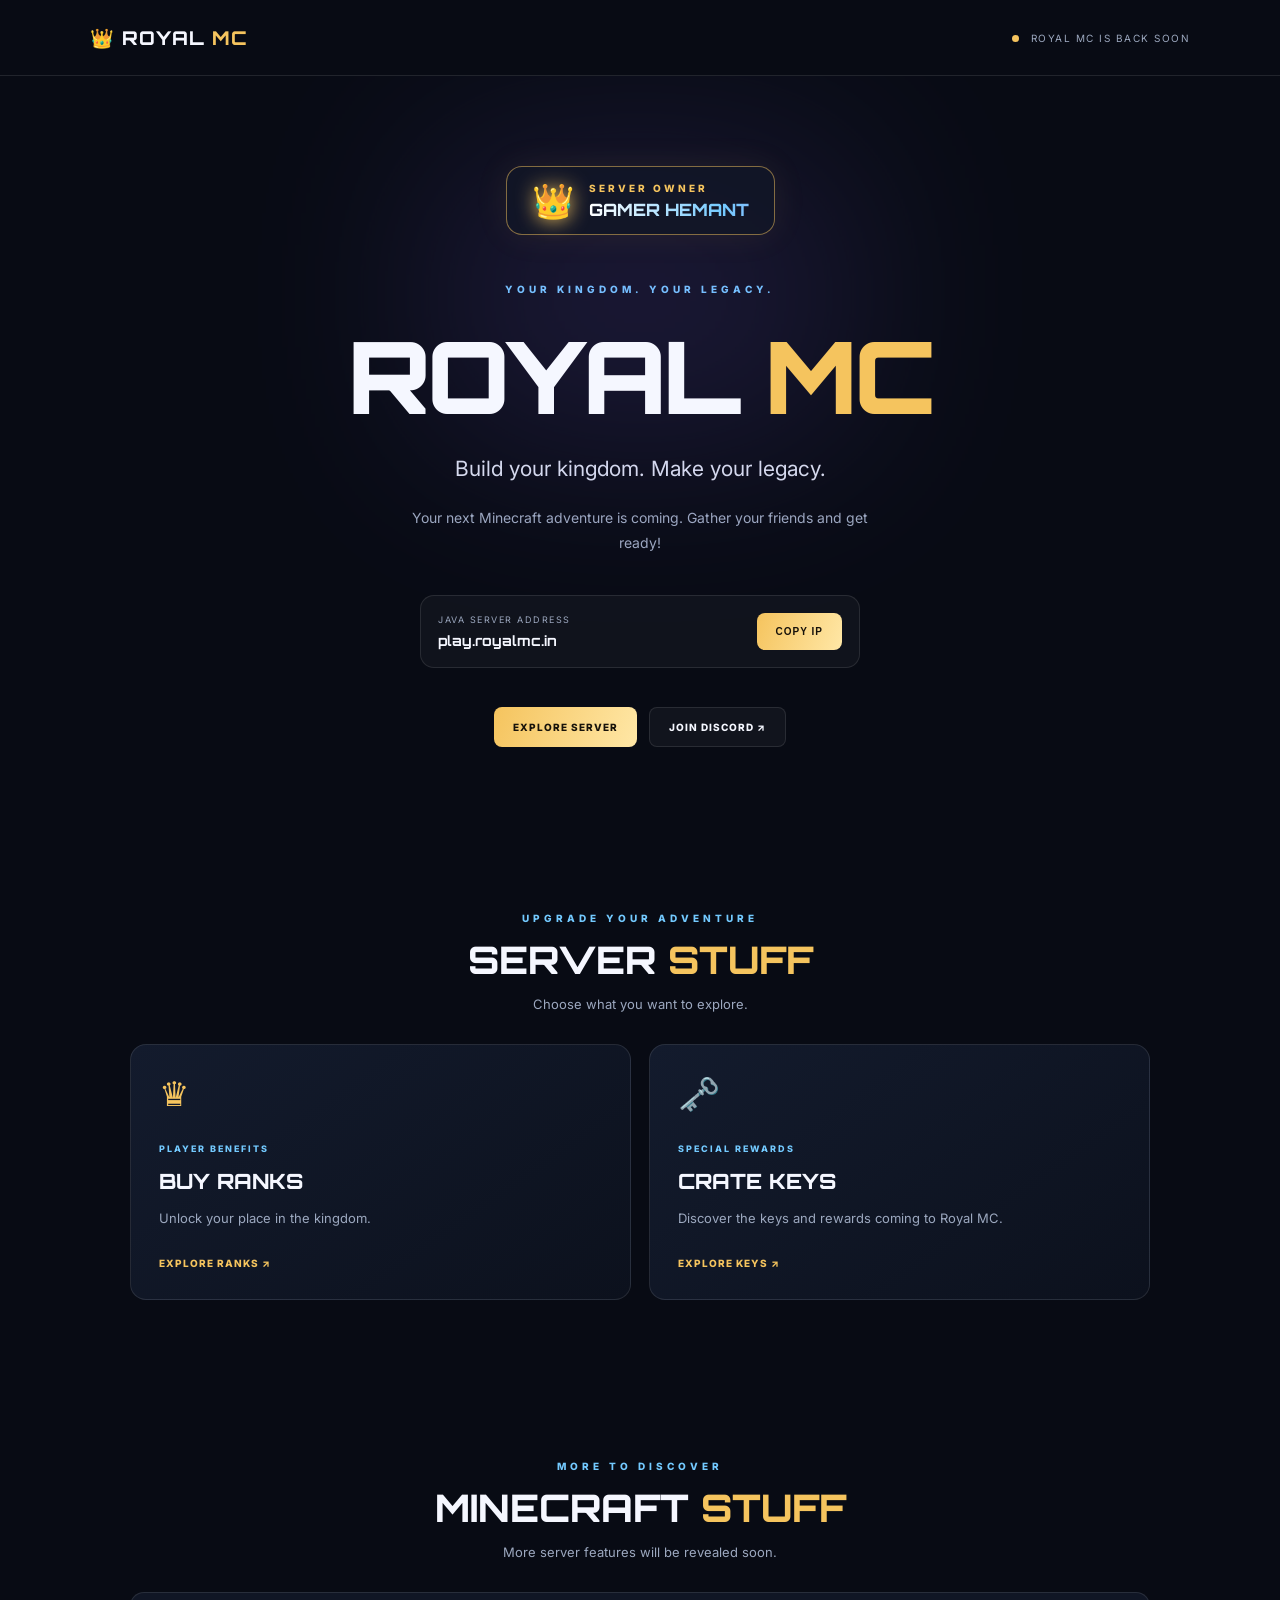
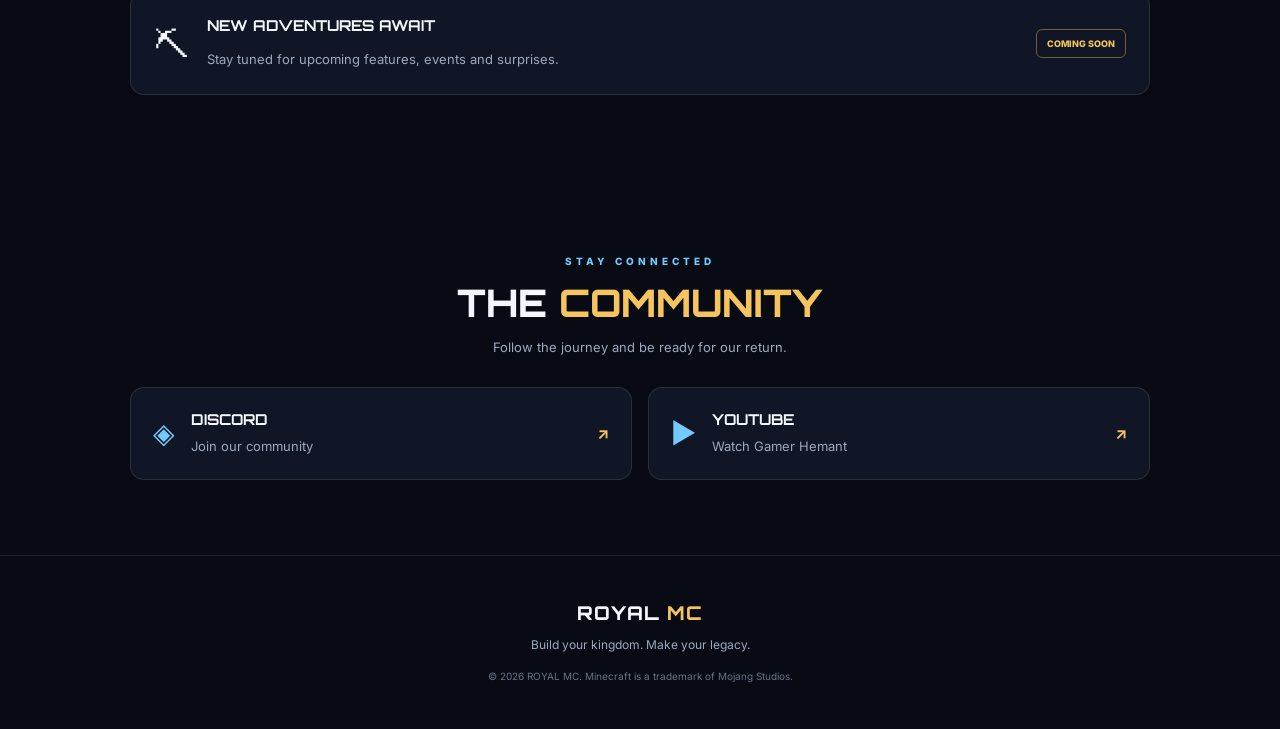
<file: index.html>
<!DOCTYPE html>
<html lang="en">
<head>
  <meta charset="UTF-8">
  <meta name="viewport" content="width=device-width, initial-scale=1.0">
  <meta name="theme-color" content="#080b14">
  <title>ROYAL MC | Official Minecraft Server</title>
  <link rel="stylesheet" href="style.css">
</head>
<body>
  <header class="topbar">
    <a class="brand" href="index.html">👑 ROYAL <span>MC</span></a>
    <span class="online-tag"><i></i> ROYAL MC IS BACK SOON</span>
  </header>

  <main>
    <section class="hero">
      <div class="hero-glow"></div>
      <div class="owner-badge">
        <span class="crown">👑</span>
        <div><small>SERVER OWNER</small><strong>GAMER HEMANT</strong></div>
      </div>

      <p class="eyebrow">YOUR KINGDOM. YOUR LEGACY.</p>
      <h1>ROYAL <span>MC</span></h1>
      <p class="tagline">Build your kingdom. Make your legacy.</p>
      <p class="intro">Your next Minecraft adventure is coming. Gather your friends and get ready!</p>

      <div class="server-box">
        <div><small>JAVA SERVER ADDRESS</small><strong id="server-ip">play.royalmc.in</strong></div>
        <button id="copy-ip" class="primary-btn">COPY IP</button>
      </div>
      <p id="copy-message" class="copy-message" aria-live="polite"></p>

      <div class="hero-links">
        <a href="#server-stuff" class="primary-btn">EXPLORE SERVER</a>
        <a href="https://discord.gg/KZwjVbQU3" target="_blank" rel="noopener noreferrer" class="outline-btn">JOIN DISCORD ↗</a>
      </div>
    </section>

    <section class="category-section" id="server-stuff">
      <div class="section-heading"><p class="eyebrow">UPGRADE YOUR ADVENTURE</p><h2>SERVER <span>STUFF</span></h2><p>Choose what you want to explore.</p></div>
      <div class="category-grid">
        <a class="category-card" href="ranks.html">
          <div class="card-icon">♛</div><span class="card-label">PLAYER BENEFITS</span>
          <h3>BUY RANKS</h3><p>Unlock your place in the kingdom.</p><span class="card-link">EXPLORE RANKS ↗</span>
        </a>
        <a class="category-card" href="keys.html">
          <div class="card-icon">🗝️</div><span class="card-label">SPECIAL REWARDS</span>
          <h3>CRATE KEYS</h3><p>Discover the keys and rewards coming to Royal MC.</p><span class="card-link">EXPLORE KEYS ↗</span>
        </a>
      </div>
    </section>

    <section class="category-section" id="minecraft-stuff">
      <div class="section-heading"><p class="eyebrow">MORE TO DISCOVER</p><h2>MINECRAFT <span>STUFF</span></h2><p>More server features will be revealed soon.</p></div>
      <div class="feature-card"><span class="feature-icon">⛏</span><div><h3>NEW ADVENTURES AWAIT</h3><p>Stay tuned for upcoming features, events and surprises.</p></div><span class="coming">COMING SOON</span></div>
    </section>

    <section class="category-section community" id="community">
      <div class="section-heading"><p class="eyebrow">STAY CONNECTED</p><h2>THE <span>COMMUNITY</span></h2><p>Follow the journey and be ready for our return.</p></div>
      <div class="social-grid">
        <a class="social-card discord" href="https://discord.gg/KZwjVbQU3" target="_blank" rel="noopener noreferrer"><span>◈</span><div><h3>DISCORD</h3><p>Join our community</p></div><b>↗</b></a>
        <a class="social-card youtube" href="https://youtube.com/@gamerhemant8" target="_blank" rel="noopener noreferrer"><span>▶</span><div><h3>YOUTUBE</h3><p>Watch Gamer Hemant</p></div><b>↗</b></a>
      </div>
    </section>
  </main>

  <footer><a class="brand" href="index.html">ROYAL <span>MC</span></a><p>Build your kingdom. Make your legacy.</p><small>© 2026 ROYAL MC. Minecraft is a trademark of Mojang Studios.</small></footer>
  <script src="script.js"></script>
</body>
</html>
</file>
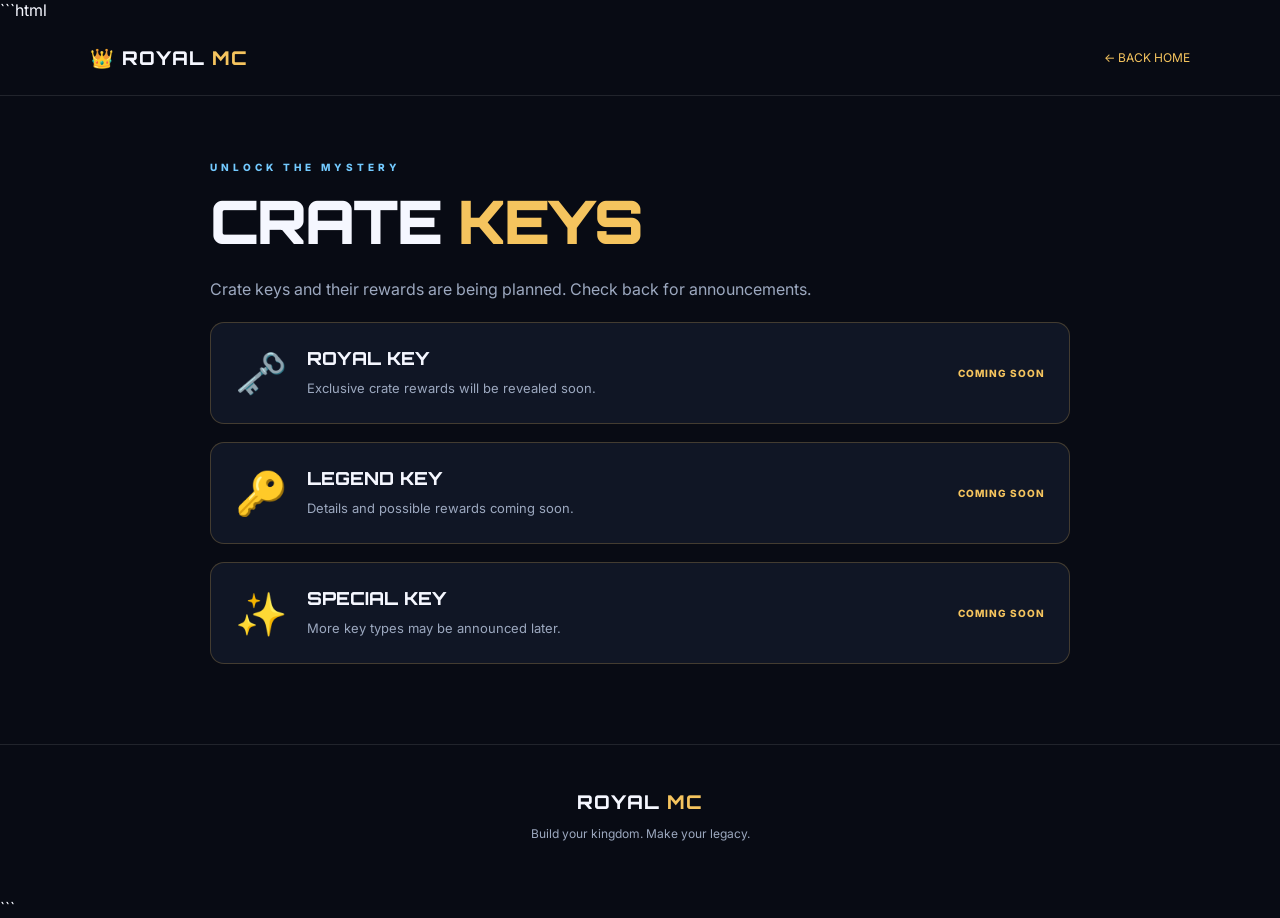
<file: keys.html>
```html
<!DOCTYPE html>
<html lang="en">
<head>
<meta charset="UTF-8">
<meta name="viewport" content="width=device-width, initial-scale=1">
<title>Crate Keys | ROYAL MC</title>
<link rel="stylesheet" href="style.css">
<style>
.keys-page{max-width:900px;margin:auto;padding:55px 20px 80px}
.key-card{display:flex;align-items:center;gap:20px;padding:24px;margin-top:18px;background:#101625;border:1px solid rgba(245,196,94,.22);border-radius:14px}
.key-icon{font-size:42px}
.key-card h2{font-size:18px;margin:0 0 8px}
.key-card p{color:#9ca8bf;font-size:13px;line-height:1.7;margin:0}
.key-status{margin-left:auto;flex-shrink:0;color:#f5c45e;font-size:10px;font-weight:800;letter-spacing:1px}
@media(max-width:500px){.key-card{align-items:flex-start;flex-wrap:wrap}.key-status{margin-left:0}}
</style>
</head>
<body>
<header class="topbar"><a class="brand" href="index.html">👑 ROYAL <span>MC</span></a><a href="index.html" style="color:#f5c45e;font-size:12px">← BACK HOME</a></header>
<main class="keys-page">
<p class="eyebrow">UNLOCK THE MYSTERY</p>
<h1 style="font-size:clamp(32px,7vw,60px);letter-spacing:-2px">CRATE <span>KEYS</span></h1>
<p style="color:#9ca8bf;line-height:1.8">Crate keys and their rewards are being planned. Check back for announcements.</p>
<div class="key-card"><div class="key-icon">🗝️</div><div><h2>ROYAL KEY</h2><p>Exclusive crate rewards will be revealed soon.</p></div><span class="key-status">COMING SOON</span></div>
<div class="key-card"><div class="key-icon">🔑</div><div><h2>LEGEND KEY</h2><p>Details and possible rewards coming soon.</p></div><span class="key-status">COMING SOON</span></div>
<div class="key-card"><div class="key-icon">✨</div><div><h2>SPECIAL KEY</h2><p>More key types may be announced later.</p></div><span class="key-status">COMING SOON</span></div>
</main>
<footer><a class="brand" href="index.html">ROYAL <span>MC</span></a><p>Build your kingdom. Make your legacy.</p></footer>
</body>
</html>
```
</file>
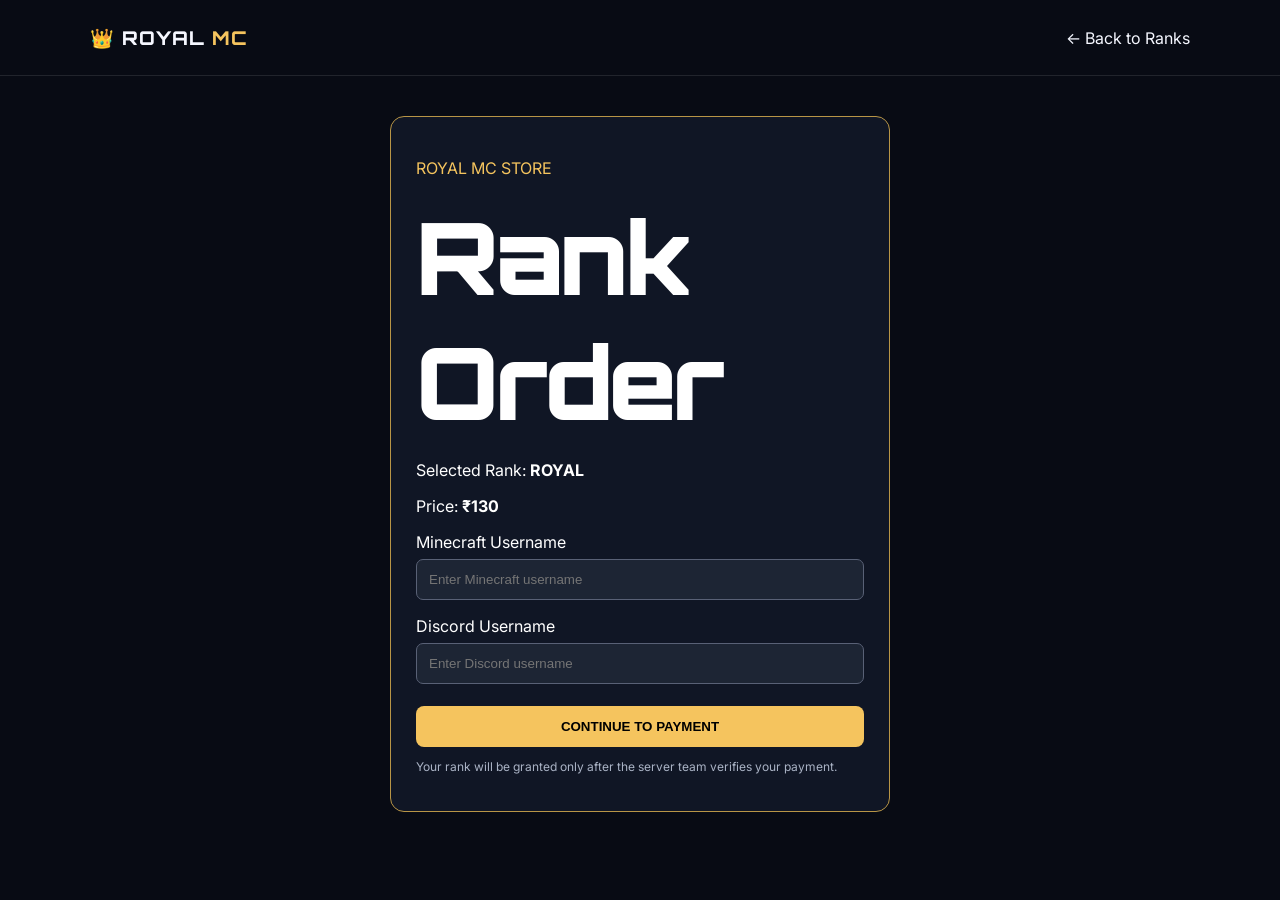
<file: Order.html>
<!DOCTYPE html>
<html lang="en">
<head>
<meta charset="UTF-8">
<meta name="viewport" content="width=device-width, initial-scale=1">
<title>Rank Order | ROYAL MC</title>
<link rel="stylesheet" href="style.css">
<style>
.order-box{max-width:500px;margin:40px auto;padding:25px;background:#101625;border:1px solid #b89546;border-radius:14px;color:white}
.order-box label{display:block;margin-top:16px}
.order-box input{box-sizing:border-box;width:100%;padding:12px;margin-top:7px;border-radius:7px;border:1px solid #596176;background:#1d2534;color:white}
.order-box button{width:100%;padding:13px;margin-top:22px;border:0;border-radius:8px;background:#f5c45e;font-weight:bold}
</style>
</head>
<body>
<header class="topbar">
<a class="brand" href="index.html">👑 ROYAL <span>MC</span></a>
<a href="ranks.html">← Back to Ranks</a>
</header>

<main class="order-box">
<p style="color:#f5c45e">ROYAL MC STORE</p>
<h1>Rank Order</h1>
<p>Selected Rank: <strong id="rank">ROYAL</strong></p>
<p>Price: <strong id="price">₹130</strong></p>

<form id="orderForm">
<label>Minecraft Username</label>
<input id="mcname" required maxlength="32" placeholder="Enter Minecraft username">

<label>Discord Username</label>
<input id="discord" required maxlength="50" placeholder="Enter Discord username">

<button type="submit">CONTINUE TO PAYMENT</button>
</form>
<p style="font-size:12px;color:#aab3c5">Your rank will be granted only after the server team verifies your payment.</p>
</main>

<script>
const prices={ROYAL:130,LEGEND:100,ELITE:80,TITAN:50,VIP:25};
const params=new URLSearchParams(location.search);
const rank=(params.get("rank")||"ROYAL").toUpperCase();
document.getElementById("rank").textContent=prices[rank]?" "+rank:"ROYAL";
document.getElementById("price").textContent="₹"+(prices[rank]||130);

document.getElementById("orderForm").addEventListener("submit",function(e){
e.preventDefault();
const mc=document.getElementById("mcname").value.trim();
const discord=document.getElementById("discord").value.trim();
const order={rank:rank,price:prices[rank]||130,minecraft:mc,discord:discord};
sessionStorage.setItem("royalMcOrder",JSON.stringify(order));
location.href="payment.html";
});
</script>
</body>
</html>
</file>
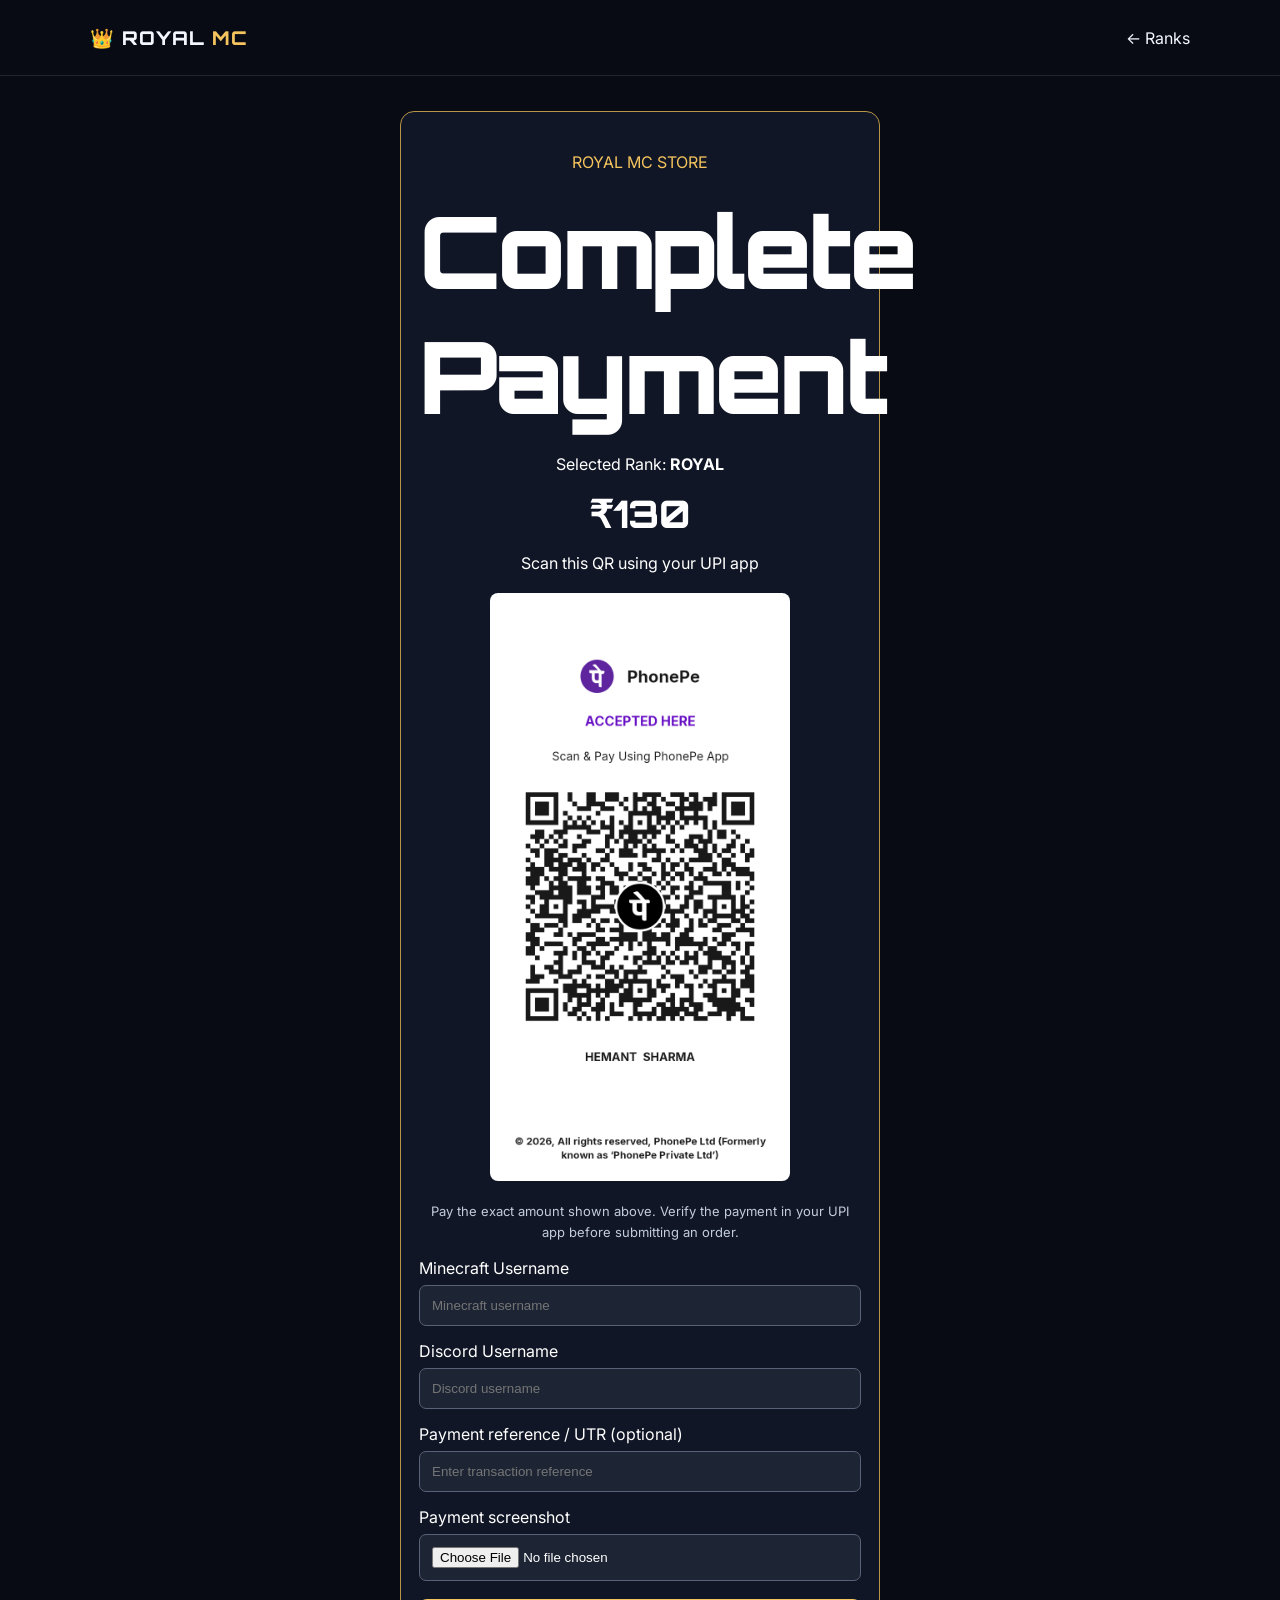
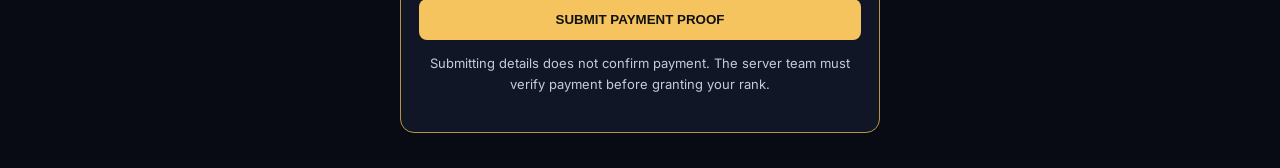
<file: payment.html>
<!DOCTYPE html>
<html lang="en">
<head>
<meta charset="UTF-8">
<meta name="viewport" content="width=device-width, initial-scale=1">
<title>Payment | ROYAL MC</title>
<link rel="stylesheet" href="style.css">
<style>
.paybox{max-width:480px;margin:35px auto;padding:24px 18px;background:#101625;color:white;border:1px solid #b89546;border-radius:14px;text-align:center}
.qr{display:block;width:100%;max-width:300px;margin:20px auto;border-radius:8px;background:white}
.paybox label{display:block;text-align:left;margin-top:15px}
.paybox input{box-sizing:border-box;width:100%;padding:12px;margin-top:7px;border-radius:7px;border:1px solid #596176;background:#1d2534;color:white}
.paybtn{display:block;width:100%;box-sizing:border-box;padding:13px;margin-top:18px;border:0;border-radius:8px;background:#f5c45e;color:#111;font-weight:bold}
.notice{font-size:13px;color:#c3ccdc;line-height:1.6}
</style>
</head>
<body>
<header class="topbar">
<a class="brand" href="index.html">👑 ROYAL <span>MC</span></a>
<a href="ranks.html">← Ranks</a>
</header>

<main class="paybox">
<p style="color:#f5c45e">ROYAL MC STORE</p>
<h1>Complete Payment</h1>
<p>Selected Rank: <strong id="rank">ROYAL</strong></p>
<h2 id="price">₹130</h2>

<p>Scan this QR using your UPI app</p>
<img class="qr" src="phonepe-qr.png" alt="PhonePe payment QR code">

<p class="notice">Pay the exact amount shown above. Verify the payment in your UPI app before submitting an order.</p>

<form id="proofForm">
<label>Minecraft Username</label>
<input id="mc" required maxlength="32" placeholder="Minecraft username">

<label>Discord Username</label>
<input id="discord" required maxlength="50" placeholder="Discord username">

<label>Payment reference / UTR (optional)</label>
<input id="utr" maxlength="40" placeholder="Enter transaction reference">

<label>Payment screenshot</label>
<input id="proof" type="file" accept="image/*" required>

<button class="paybtn" type="submit">SUBMIT PAYMENT PROOF</button>
</form>

<p id="status" class="notice"></p>
<p class="notice">Submitting details does not confirm payment. The server team must verify payment before granting your rank.</p>
</main>

<script>
const prices={ROYAL:130,LEGEND:100,ELITE:80,TITAN:50,VIP:25};
const params=new URLSearchParams(location.search);
let order={};
try{order=JSON.parse(sessionStorage.getItem("royalMcOrder")||"{}")}catch(e){}
const rank=(params.get("rank")||order.rank||"ROYAL").toUpperCase();
document.getElementById("rank").textContent=prices[rank]?rank:"ROYAL";
document.getElementById("price").textContent="₹"+(prices[rank]||130);

document.getElementById("proofForm").addEventListener("submit",function(e){
e.preventDefault();
document.getElementById("status").textContent=
"Payment proof selected, but it has NOT been sent to staff. A secure upload service must be connected before orders can be submitted.";
});
</script>
</body>
</html>
</file>
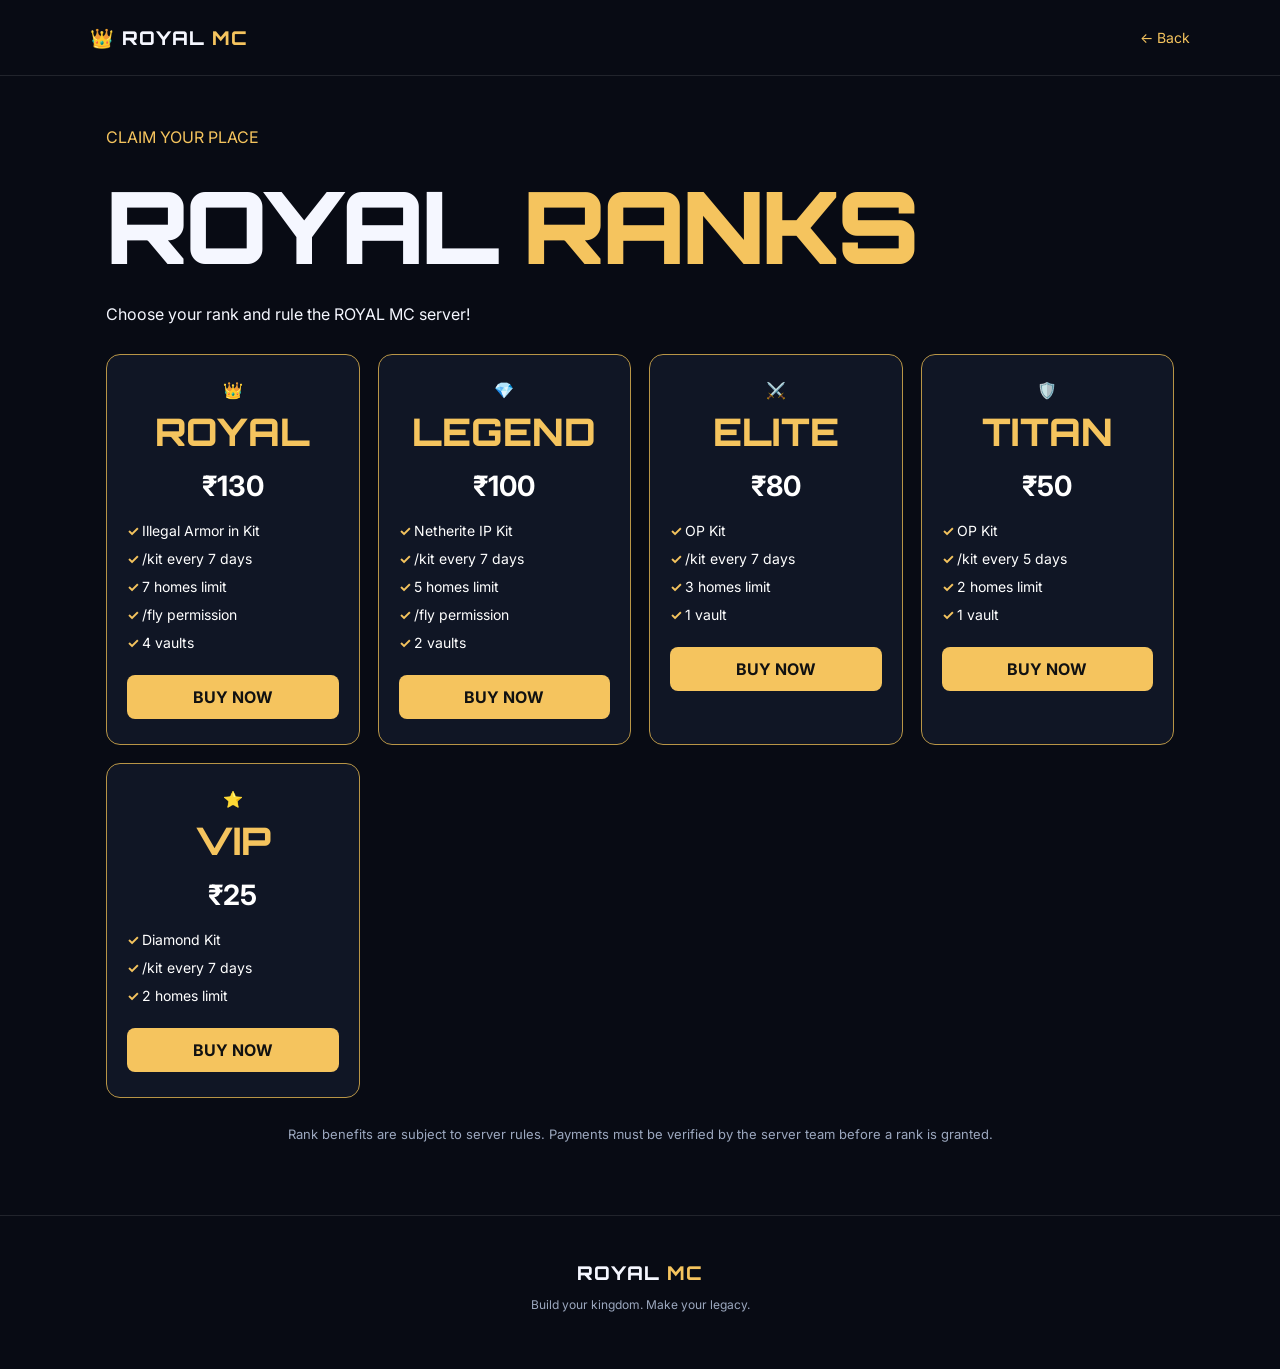
<file: ranks.html>
<!DOCTYPE html>
<html lang="en">
<head>
<meta charset="UTF-8">
<meta name="viewport" content="width=device-width, initial-scale=1">
<title>Ranks | ROYAL MC</title>
<link rel="stylesheet" href="style.css">
<style>
.rank-page{max-width:1100px;margin:auto;padding:35px 16px 60px}
.back-link{color:#f5c45e;font-size:14px}
.rank-grid{display:grid;grid-template-columns:repeat(auto-fit,minmax(230px,1fr));gap:18px;margin-top:30px}
.rank-card{padding:25px 20px;border:1px solid #b89546;border-radius:14px;background:#101625;text-align:center;color:#fff}
.rank-card h2{color:#f5c45e;margin:8px 0}
.rank-price{font-size:28px;font-weight:bold;color:#fff;margin:14px}
.rank-card ul{list-style:none;text-align:left;padding:0;line-height:2;font-size:14px}
.rank-card li::before{content:"✓ ";color:#f5c45e;font-weight:bold}
.buy-btn{display:block;background:#f5c45e;color:#111;padding:12px;border-radius:8px;text-decoration:none;font-weight:bold;margin-top:18px}
.rank-note{text-align:center;color:#9ca8bf;margin-top:28px;font-size:13px}
</style>
</head>
<body>
<header class="topbar">
<a class="brand" href="index.html">👑 ROYAL <span>MC</span></a>
<a class="back-link" href="index.html">← Back</a>
</header>

<main class="rank-page">
<p style="color:#f5c45e">CLAIM YOUR PLACE</p>
<h1>ROYAL <span>RANKS</span></h1>
<p>Choose your rank and rule the ROYAL MC server!</p>

<div class="rank-grid">

<div class="rank-card">
<div class="symbol">👑</div>
<h2>ROYAL</h2>
<div class="rank-price">₹130</div>
<ul>
<li>Illegal Armor in Kit</li>
<li>/kit every 7 days</li>
<li>7 homes limit</li>
<li>/fly permission</li>
<li>4 vaults</li>
</ul>
<a class="buy-btn" href="order.html?rank=ROYAL">BUY NOW</a>
</div>

<div class="rank-card">
<div class="symbol">💎</div>
<h2>LEGEND</h2>
<div class="rank-price">₹100</div>
<ul>
<li>Netherite IP Kit</li>
<li>/kit every 7 days</li>
<li>5 homes limit</li>
<li>/fly permission</li>
<li>2 vaults</li>
</ul>
<a class="buy-btn" href="order.html?rank=LEGEND">BUY NOW</a>
</div>

<div class="rank-card">
<div class="symbol">⚔️</div>
<h2>ELITE</h2>
<div class="rank-price">₹80</div>
<ul>
<li>OP Kit</li>
<li>/kit every 7 days</li>
<li>3 homes limit</li>
<li>1 vault</li>
</ul>
<a class="buy-btn" href="order.html?rank=ELITE">BUY NOW</a>
</div>

<div class="rank-card">
<div class="symbol">🛡️</div>
<h2>TITAN</h2>
<div class="rank-price">₹50</div>
<ul>
<li>OP Kit</li>
<li>/kit every 5 days</li>
<li>2 homes limit</li>
<li>1 vault</li>
</ul>
<a class="buy-btn" href="order.html?rank=TITAN">BUY NOW</a>
</div>

<div class="rank-card">
<div class="symbol">⭐</div>
<h2>VIP</h2>
<div class="rank-price">₹25</div>
<ul>
<li>Diamond Kit</li>
<li>/kit every 7 days</li>
<li>2 homes limit</li>
</ul>
<a class="buy-btn" href="order.html?rank=VIP">BUY NOW</a>
</div>

</div>
<p class="rank-note">Rank benefits are subject to server rules. Payments must be verified by the server team before a rank is granted.</p>
</main>

<footer>
<a class="brand" href="index.html">ROYAL <span>MC</span></a>
<p>Build your kingdom. Make your legacy.</p>
</footer>
</body>
</html>
</file>
<file: style.css>
@import url('https://fonts.googleapis.com/css2?family=Orbitron:wght@400;500;600;700;800;900&family=Inter:wght@400;500;600;700;800&display=swap');

:root {
  --bg: #080b14;
  --panel: #101625;
  --gold: #f5c45e;
  --blue: #73caff;
  --text: #f5f7ff;
  --muted: #9ca8bf;
  --border: rgba(255,255,255,.10);
}
* { box-sizing: border-box; }
html { scroll-behavior: smooth; }
body {
  margin: 0;
  background: var(--bg);
  color: var(--text);
  font-family: Inter, sans-serif;
  overflow-x: hidden;
}
a { color: inherit; text-decoration: none; }
.topbar {
  min-height: 76px; padding: 18px 7%;
  display: flex; justify-content: space-between; align-items: center;
  gap: 16px; border-bottom: 1px solid var(--border);
  background: rgba(8,11,20,.92);
}
.brand { font: 800 19px Orbitron, sans-serif; letter-spacing: 1px; }
.brand span, h1 span, h2 span { color: var(--gold); }
.online-tag { color: var(--muted); font-size: 10px; letter-spacing: 1.5px; }
.online-tag i { display: inline-block; width: 7px; height: 7px; background: #f5c45e; border-radius: 50%; margin-right: 7px; }
.hero {
  min-height: 640px; padding: 90px 20px 80px;
  display: flex; flex-direction: column; align-items: center; text-align: center;
  position: relative; overflow: hidden;
}
.hero-glow {
  position: absolute; width: 420px; height: 300px; top: 70px;
  background: #8c6aff; opacity: .14; filter: blur(100px); pointer-events: none;
}
.owner-badge {
  position: relative; display: inline-flex; align-items: center; gap: 15px;
  padding: 13px 25px; border: 1px solid rgba(245,196,94,.5);
  border-radius: 16px; background: rgba(18,23,39,.9);
  animation: float 3s ease-in-out infinite;
  box-shadow: 0 0 35px rgba(245,196,94,.08);
}
.crown { font-size: 34px; filter: drop-shadow(0 0 10px #f5c45e); }
.owner-badge div { display: flex; flex-direction: column; gap: 5px; text-align: left; }
.owner-badge small { color: var(--gold); font-size: 10px; letter-spacing: 3px; font-weight: 800; }
.owner-badge strong {
  font: 800 17px Orbitron, sans-serif;
  background: linear-gradient(90deg,#fff,#73caff,#b9a2ff,#fff);
  background-size: 250% auto; color: transparent; background-clip: text;
  -webkit-background-clip: text; animation: gradient 4s linear infinite;
}
.eyebrow { font-size: 10px; letter-spacing: 4px; font-weight: 800; color: var(--blue); }
.hero .eyebrow { margin-top: 48px; }
h1 { position: relative; margin: 8px 0; font: 900 clamp(48px,10vw,100px) Orbitron,sans-serif; letter-spacing: -4px; }
.tagline { font-size: clamp(16px,3vw,21px); color: #d8deed; margin: 10px 0; }
.intro { max-width: 490px; color: var(--muted); line-height: 1.8; font-size: 14px; }
.server-box {
  display: flex; align-items: center; justify-content: space-between; gap: 24px;
  width: min(100%,440px); padding: 17px; margin-top: 26px;
  border: 1px solid var(--border); border-radius: 14px;
  background: rgba(255,255,255,.035); text-align: left;
}
.server-box div { display: flex; flex-direction: column; gap: 7px; min-width: 0; }
.server-box small { font-size: 9px; letter-spacing: 1.5px; color: var(--muted); }
.server-box strong { overflow-wrap: anywhere; font: 700 14px Orbitron,sans-serif; }
.primary-btn, .outline-btn {
  display: inline-flex; justify-content: center; align-items: center;
  border-radius: 8px; padding: 13px 19px; font-size: 10px;
  letter-spacing: 1px; font-weight: 800; cursor: pointer; transition: .2s;
}
.primary-btn { background: linear-gradient(110deg,#f5c45e,#ffe7a6); color: #17120a; border: 0; }
.primary-btn:hover, .outline-btn:hover, .category-card:hover, .social-card:hover { transform: translateY(-4px); }
.outline-btn { border: 1px solid var(--border); background: rgba(255,255,255,.04); }
.copy-message { min-height: 15px; margin: 9px 0 0; color: var(--gold); font-size: 12px; }
.hero-links { display: flex; flex-wrap: wrap; justify-content: center; gap: 12px; margin-top: 15px; }
.category-section { padding: 75px 7%; max-width: 1200px; margin: auto; }
.section-heading { text-align: center; margin-bottom: 32px; }
.section-heading .eyebrow { margin-bottom: 12px; }
h2 { font: 800 clamp(25px,5vw,38px) Orbitron,sans-serif; margin: 0 0 12px; }
.section-heading > p:last-child { color: var(--muted); font-size: 13px; }
.category-grid { display: grid; grid-template-columns: repeat(2,minmax(0,1fr)); gap: 18px; }
.category-card {
  padding: 28px; border: 1px solid var(--border); border-radius: 16px;
  background: linear-gradient(145deg,#131b2d,#0c111d);
  transition: transform .25s,border-color .25s;
}
.category-card:hover { border-color: rgba(245,196,94,.55); }
.card-icon { font-size: 34px; color: var(--gold); margin-bottom: 22px; }
.card-label { color: var(--blue); font-size: 9px; font-weight: 800; letter-spacing: 2px; }
.category-card h3 { font: 800 21px Orbitron,sans-serif; margin: 12px 0; }
.category-card p, .feature-card p, .social-card p { color: var(--muted); font-size: 13px; line-height: 1.7; }
.card-link { display: inline-block; margin-top: 15px; color: var(--gold); font-size: 10px; font-weight: 800; letter-spacing: 1px; }
.feature-card {
  display: flex; align-items: center; gap: 18px; padding: 23px;
  border: 1px solid var(--border); border-radius: 14px; background: var(--panel);
}
.feature-icon { font-size: 35px; }
.feature-card h3 { font: 700 15px Orbitron,sans-serif; margin: 0; }
.feature-card p { margin-bottom: 0; }
.coming { margin-left: auto; flex-shrink: 0; padding: 8px 10px; border: 1px solid #735f34; border-radius: 6px; color: var(--gold); font-size: 9px; font-weight: 800; }
.social-grid { display: grid; grid-template-columns: repeat(2,minmax(0,1fr)); gap: 16px; }
.social-card { display: flex; align-items: center; gap: 16px; padding: 22px; background: var(--panel); border: 1px solid var(--border); border-radius: 14px; transition: transform .2s; }
.social-card > span { font-size: 28px; color: var(--blue); }
.social-card h3 { font: 700 15px Orbitron,sans-serif; margin: 0; }
.social-card p { margin: 6px 0 0; }
.social-card b { margin-left: auto; color: var(--gold); }
footer { text-align: center; padding: 45px 20px; border-top: 1px solid var(--border); }
footer p { color: var(--muted); font-size: 12px; }
footer small { color: #68738a; font-size: 10px; }
@keyframes float { 0%,100% { transform: translateY(0); } 50% { transform: translateY(-6px); } }
@keyframes gradient { to { background-position: 250% center; } }
@media(max-width:600px) {
  .topbar { padding: 17px 5%; align-items: flex-start; flex-direction: column; }
  .hero { padding: 65px 18px; min-height: auto; }
  h1 { letter-spacing: -2px; }
  .owner-badge { padding: 12px 17px; gap: 11px; }
  .owner-badge strong { font-size: 14px; }
  .server-box { gap: 10px; padding: 13px; }
  .server-box strong { font-size: 11px; }
  .server-box .primary-btn { padding: 12px; }
  .category-section { padding: 55px 18px; }
  .category-grid, .social-grid { grid-template-columns: 1fr; }
  .category-card { padding: 23px; }
  .feature-card { flex-wrap: wrap; }
  .coming { margin-left: 0; }
}
</file>
